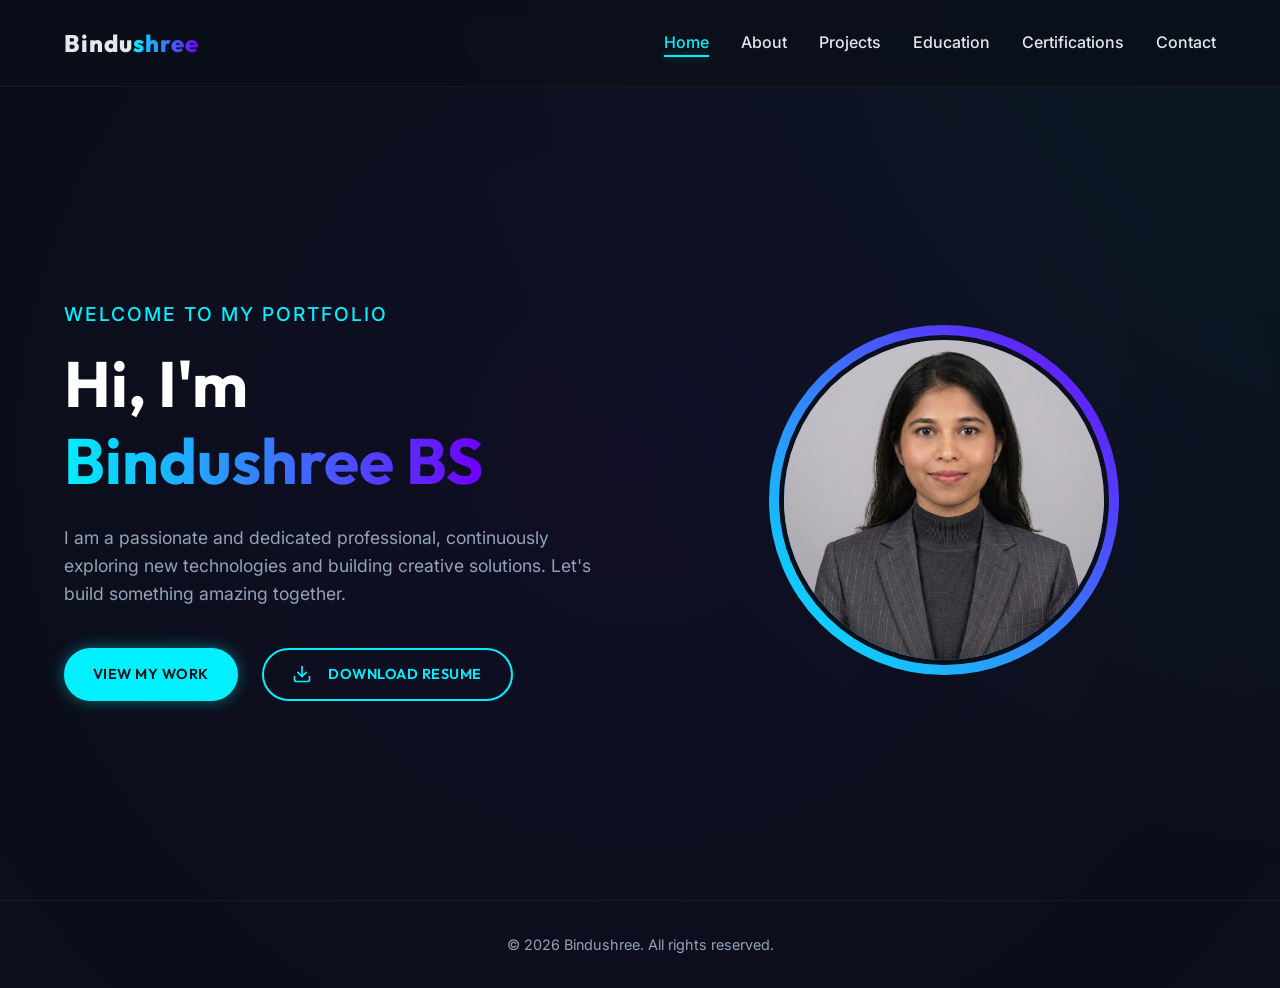
<file: index.html>
<!DOCTYPE html>
<html lang="en">

<head>
    <meta charset="UTF-8">
    <meta name="viewport" content="width=device-width, initial-scale=1.0">
    <title>Bindushree| Professional Portfolio</title>
    <meta name="description" content="Professional portfolio of Bindushree">
    <link rel="stylesheet" href="css/style.css">
</head>

<body>

    <header>
        <div class="logo">Bindu<span class="text-gradient">shree</span></div>
        <ul class="nav-links">
            <li><a href="index.html">Home</a></li>
            <li><a href="about.html">About</a></li>
            <li><a href="projects.html">Projects</a></li>
            <li><a href="education.html">Education</a></li>
            <li><a href="certification.html">Certifications</a></li>
            <li><a href="contact.html">Contact</a></li>
        </ul>
        <div class="hamburger">
            <div class="line1"></div>
            <div class="line2"></div>
            <div class="line3"></div>
        </div>
    </header>

    <main>
        <section class="container hero">
            <div class="hero-content fade-in">
                <span class="hero-subtitle">Welcome to my portfolio</span>
                <h1 class="hero-title">Hi, I'm <br><span class="text-gradient">Bindushree BS</span></h1>
                <p class="hero-desc">I am a passionate and dedicated professional, continuously exploring new
                    technologies and building creative solutions. Let's build something amazing together.</p>

                <div class="hero-cta">
                    <a href="projects.html" class="btn btn-primary">View My Work</a>
                    <a href="assets/resume.pdf" target="_blank" download class="btn btn-secondary">
                        <svg width="20" height="20" viewBox="0 0 24 24" fill="none" stroke="currentColor"
                            stroke-width="2" stroke-linecap="round" stroke-linejoin="round" style="margin-right:8px;">
                            <path d="M21 15v4a2 2 0 0 1-2 2H5a2 2 0 0 1-2-2v-4"></path>
                            <polyline points="7 10 12 15 17 10"></polyline>
                            <line x1="12" y1="15" x2="12" y2="3"></line>
                        </svg>
                        Download Resume
                    </a>
                </div>
            </div>

            <div class="hero-img-box fade-in">
                <div class="hero-img-wrapper">
                    <img src="assets/profile.jpeg" alt="Bindushree Photo">
                </div>
            </div>
        </section>
    </main>

    <footer>
        <p>&copy; 2026 Bindushree. All rights reserved.</p>
    </footer>

    <script src="js/main.js"></script>
</body>

</html>
</file>
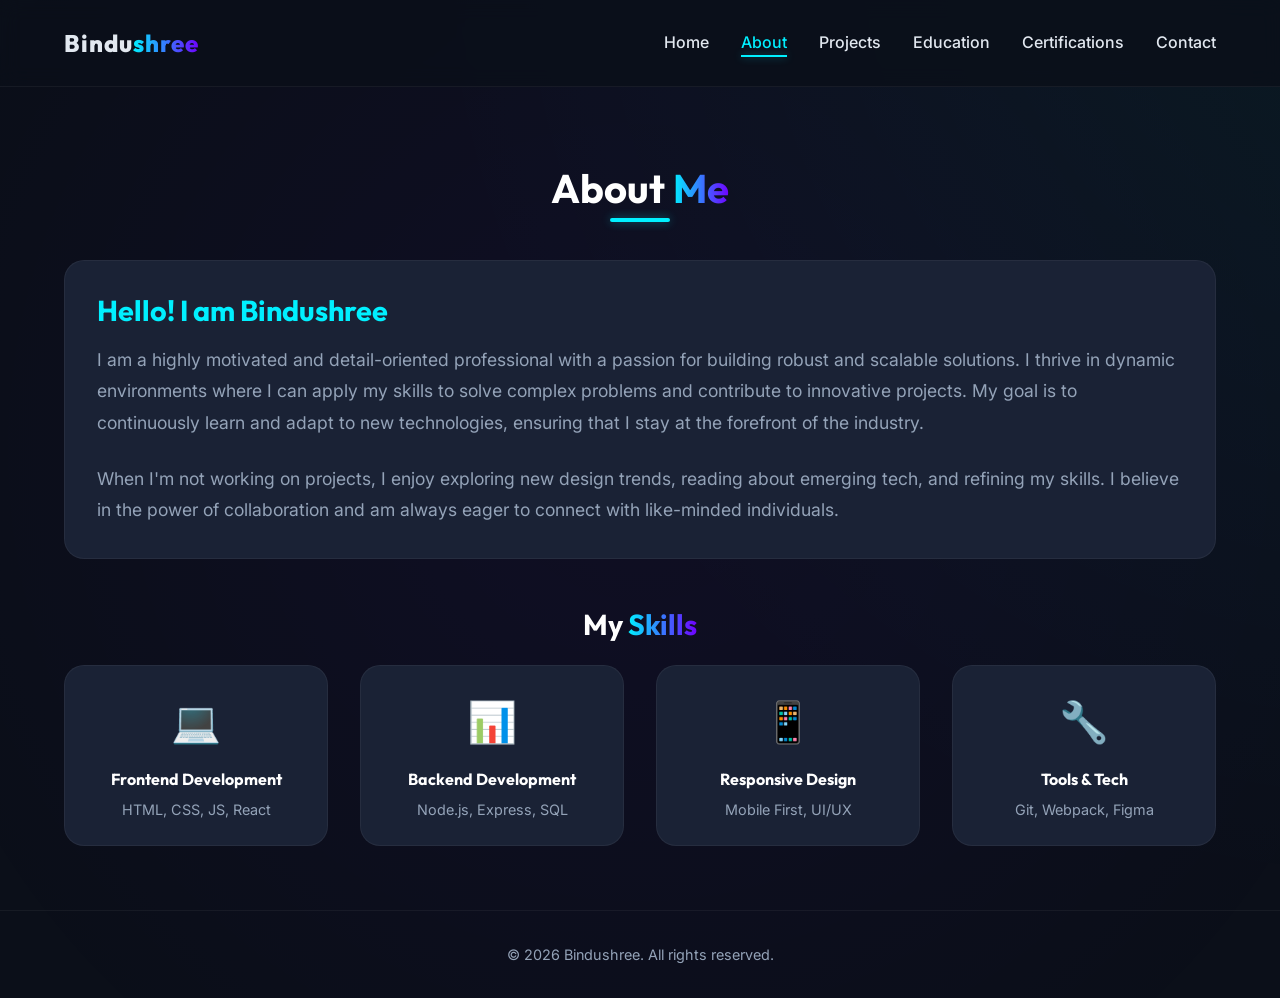
<file: about.html>
<!DOCTYPE html>
<html lang="en">
<head>
    <meta charset="UTF-8">
    <meta name="viewport" content="width=device-width, initial-scale=1.0">
    <title>About | Bindushree Portfolio</title>
    <link rel="stylesheet" href="css/style.css">
</head>
<body>

    <header>
        <div class="logo">Bindu<span class="text-gradient">shree</span></div>
        <ul class="nav-links">
            <li><a href="index.html">Home</a></li>
            <li><a href="about.html">About</a></li>
            <li><a href="projects.html">Projects</a></li>
            <li><a href="education.html">Education</a></li>
            <li><a href="certification.html">Certifications</a></li>
            <li><a href="contact.html">Contact</a></li>
        </ul>
        <div class="hamburger">
            <div class="line1"></div>
            <div class="line2"></div>
            <div class="line3"></div>
        </div>
    </header>

    <main>
        <section class="container fade-in">
            <h2 class="section-title">About <span class="text-gradient">Me</span></h2>
            
            <div class="card" style="margin-bottom: 3rem;">
                <h3 style="font-size: 1.8rem; margin-bottom: 1rem; color: var(--primary-color);">Hello! I am Bindushree</h3>
                <p style="font-size: 1.1rem; color: var(--text-muted); margin-bottom: 1.5rem; line-height: 1.8;">
                    I am a highly motivated and detail-oriented professional with a passion for building robust and scalable solutions. I thrive in dynamic environments where I can apply my skills to solve complex problems and contribute to innovative projects. My goal is to continuously learn and adapt to new technologies, ensuring that I stay at the forefront of the industry.
                </p>
                <p style="font-size: 1.1rem; color: var(--text-muted); line-height: 1.8;">
                    When I'm not working on projects, I enjoy exploring new design trends, reading about emerging tech, and refining my skills. I believe in the power of collaboration and am always eager to connect with like-minded individuals.
                </p>
            </div>

            <h3 style="font-size: 1.8rem; margin-bottom: 1.5rem; text-align: center;">My <span class="text-gradient">Skills</span></h3>
            <div class="grid" style="grid-template-columns: repeat(auto-fit, minmax(200px, 1fr));">
                <!-- Skill cards -->
                <div class="card" style="text-align: center; padding: 1.5rem;">
                    <div style="font-size: 2.5rem; color: var(--primary-color); margin-bottom: 1rem;">&#128187;</div>
                    <h4>Frontend Development</h4>
                    <p style="color: var(--text-muted); font-size: 0.9rem; margin-top: 0.5rem;">HTML, CSS, JS, React</p>
                </div>
                <div class="card" style="text-align: center; padding: 1.5rem;">
                    <div style="font-size: 2.5rem; color: var(--primary-color); margin-bottom: 1rem;">&#128202;</div>
                    <h4>Backend Development</h4>
                    <p style="color: var(--text-muted); font-size: 0.9rem; margin-top: 0.5rem;">Node.js, Express, SQL</p>
                </div>
                <div class="card" style="text-align: center; padding: 1.5rem;">
                    <div style="font-size: 2.5rem; color: var(--primary-color); margin-bottom: 1rem;">&#128241;</div>
                    <h4>Responsive Design</h4>
                    <p style="color: var(--text-muted); font-size: 0.9rem; margin-top: 0.5rem;">Mobile First, UI/UX</p>
                </div>
                <div class="card" style="text-align: center; padding: 1.5rem;">
                    <div style="font-size: 2.5rem; color: var(--primary-color); margin-bottom: 1rem;">&#128295;</div>
                    <h4>Tools & Tech</h4>
                    <p style="color: var(--text-muted); font-size: 0.9rem; margin-top: 0.5rem;">Git, Webpack, Figma</p>
                </div>
            </div>
        </section>
    </main>

    <footer>
        <p>&copy; 2026 Bindushree. All rights reserved.</p>
    </footer>

    <script src="js/main.js"></script>
</body>
</html>
</file>
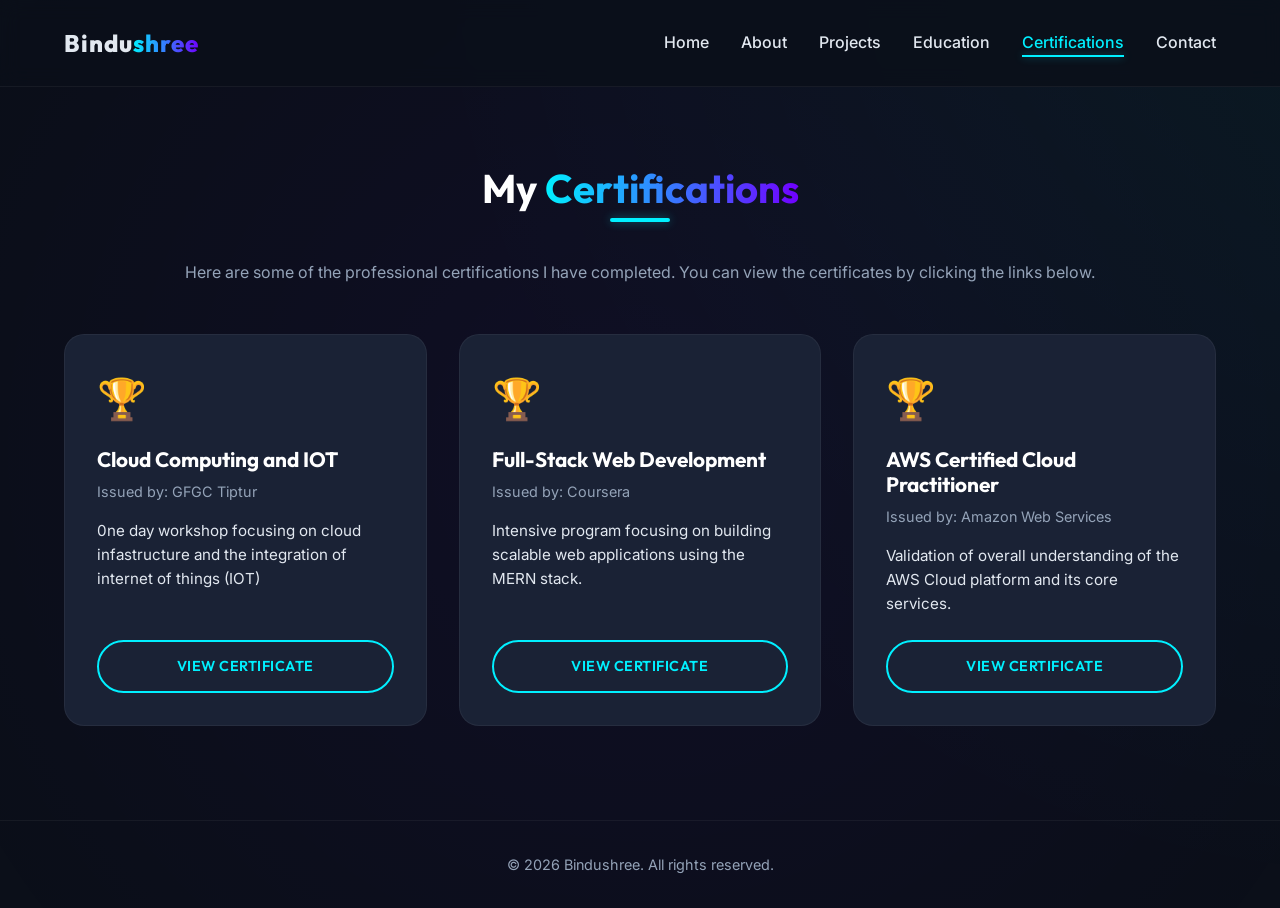
<file: certification.html>
<!DOCTYPE html>
<html lang="en">

<head>
    <meta charset="UTF-8">
    <meta name="viewport" content="width=device-width, initial-scale=1.0">
    <title>Certifications | Bindushree Portfolio</title>
    <link rel="stylesheet" href="css/style.css">
</head>

<body>

    <header>
        <div class="logo">Bindu<span class="text-gradient">shree</span></div>
        <ul class="nav-links">
            <li><a href="index.html">Home</a></li>
            <li><a href="about.html">About</a></li>
            <li><a href="projects.html">Projects</a></li>
            <li><a href="education.html">Education</a></li>
            <li><a href="certification.html">Certifications</a></li>
            <li><a href="contact.html">Contact</a></li>
        </ul>
        <div class="hamburger">
            <div class="line1"></div>
            <div class="line2"></div>
            <div class="line3"></div>
        </div>
    </header>

    <main>
        <section class="container fade-in">
            <h2 class="section-title">My <span class="text-gradient">Certifications</span></h2>

            <p style="text-align: center; color: var(--text-muted); margin-bottom: 3rem;">Here are some of the
                professional certifications I have completed. You can view the certificates by clicking the links below.
            </p>

            <div class="grid">
                <!-- Certification 1 -->
                <div class="card" style="display: flex; flex-direction: column; justify-content: space-between;">
                    <div>
                        <div style="font-size: 2.5rem; color: var(--primary-color); margin-bottom: 1rem;">&#127942;
                        </div>
                        <h3 style="font-size: 1.3rem; margin-bottom: 0.5rem;">Cloud Computing and IOT</h3>
                        <p style="color: var(--text-muted); font-size: 0.9rem; margin-bottom: 1rem;">Issued by: GFGC
                            Tiptur</p>
                        <p style="font-size: 0.95rem; margin-bottom: 1.5rem;">0ne day workshop focusing on cloud
                            infastructure and the integration of internet of things (IOT)</p>
                    </div>
                    <!-- Placeholder link: Update the href when you add the certificate file -->
                    <a href="#" target="_blank" class="btn btn-secondary"
                        style="text-align: center; justify-content: center; width: 100%;">View Certificate</a>
                </div>

                <!-- Certification 2 -->
                <div class="card" style="display: flex; flex-direction: column; justify-content: space-between;">
                    <div>
                        <div style="font-size: 2.5rem; color: var(--primary-color); margin-bottom: 1rem;">&#127942;
                        </div>
                        <h3 style="font-size: 1.3rem; margin-bottom: 0.5rem;">Full-Stack Web Development</h3>
                        <p style="color: var(--text-muted); font-size: 0.9rem; margin-bottom: 1rem;">Issued by: Coursera
                        </p>
                        <p style="font-size: 0.95rem; margin-bottom: 1.5rem;">Intensive program focusing on building
                            scalable web applications using the MERN stack.</p>
                    </div>
                    <!-- Placeholder link: Update the href when you add the certificate file -->
                    <a href="#" target="_blank" class="btn btn-secondary"
                        style="text-align: center; justify-content: center; width: 100%;">View Certificate</a>
                </div>

                <!-- Certification 3 -->
                <div class="card" style="display: flex; flex-direction: column; justify-content: space-between;">
                    <div>
                        <div style="font-size: 2.5rem; color: var(--primary-color); margin-bottom: 1rem;">&#127942;
                        </div>
                        <h3 style="font-size: 1.3rem; margin-bottom: 0.5rem;">AWS Certified Cloud Practitioner</h3>
                        <p style="color: var(--text-muted); font-size: 0.9rem; margin-bottom: 1rem;">Issued by: Amazon
                            Web Services</p>
                        <p style="font-size: 0.95rem; margin-bottom: 1.5rem;">Validation of overall understanding of the
                            AWS Cloud platform and its core services.</p>
                    </div>
                    <!-- Placeholder link: Update the href when you add the certificate file -->
                    <a href="#" target="_blank" class="btn btn-secondary"
                        style="text-align: center; justify-content: center; width: 100%;">View Certificate</a>
                </div>
            </div>
        </section>
    </main>

    <footer>
        <p>&copy; 2026 Bindushree. All rights reserved.</p>
    </footer>

    <script src="js/main.js"></script>
</body>

</html>
</file>
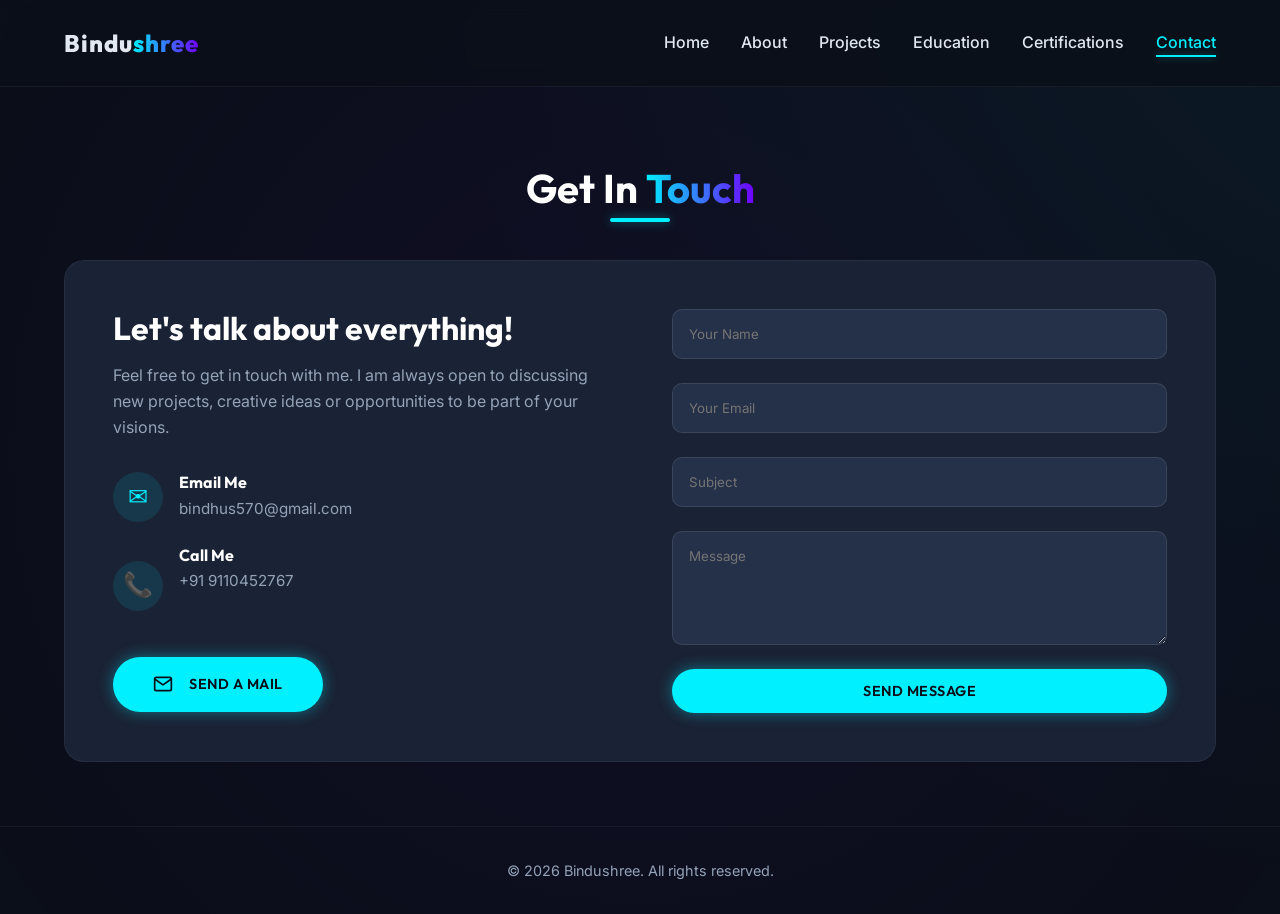
<file: contact.html>
<!DOCTYPE html>
<html lang="en">

<head>
    <meta charset="UTF-8">
    <meta name="viewport" content="width=device-width, initial-scale=1.0">
    <title>Contact | Bindushree Portfolio</title>
    <link rel="stylesheet" href="css/style.css">
</head>

<body>

    <header>
        <div class="logo">Bindu<span class="text-gradient">shree</span></div>
        <ul class="nav-links">
            <li><a href="index.html">Home</a></li>
            <li><a href="about.html">About</a></li>
            <li><a href="projects.html">Projects</a></li>
            <li><a href="education.html">Education</a></li>
            <li><a href="certification.html">Certifications</a></li>
            <li><a href="contact.html">Contact</a></li>
        </ul>
        <div class="hamburger">
            <div class="line1"></div>
            <div class="line2"></div>
            <div class="line3"></div>
        </div>
    </header>

    <main>
        <section class="container fade-in">
            <h2 class="section-title">Get In <span class="text-gradient">Touch</span></h2>

            <div class="contact-wrapper">
                <div class="contact-info">
                    <h3>Let's talk about everything!</h3>
                    <p>Feel free to get in touch with me. I am always open to discussing new projects, creative ideas or
                        opportunities to be part of your visions.</p>

                    <div class="contact-item">
                        <div class="contact-icon">&#9993;</div>
                        <div>
                            <h4 style="margin-bottom: 0.2rem;">Email Me</h4>
                            <a href="mailto:hello@example.com"
                                style="color: var(--text-muted); font-size: 0.95rem;">bindhus570@gmail.com</a>
                        </div>
                    </div>

                    <div class="contact-item">
                        <div class="contact-icon">&#128222;</div>
                        <div>
                            <h4 style="margin-bottom: 0.2rem;">Call Me</h4>
                            <p style="color: var(--text-muted); font-size: 0.95rem;">+91 9110452767</p>
                        </div>
                    </div>

                    <div style="margin-top: 2rem;">
                        <a href="mailto:hello@example.com" class="btn btn-primary" style="padding: 1rem 2.5rem;">
                            <svg width="20" height="20" viewBox="0 0 24 24" fill="none" stroke="currentColor"
                                stroke-width="2" stroke-linecap="round" stroke-linejoin="round"
                                style="margin-right:8px;">
                                <path d="M4 4h16c1.1 0 2 .9 2 2v12c0 1.1-.9 2-2 2H4c-1.1 0-2-.9-2-2V6c0-1.1.9-2 2-2z">
                                </path>
                                <polyline points="22,6 12,13 2,6"></polyline>
                            </svg>
                            Send a Mail
                        </a>
                    </div>
                </div>

                <div class="contact-form" style="flex: 1;">
                    <form
                        onsubmit="event.preventDefault(); alert('Message sent functionality will be implemented later!');"
                        style="display: flex; flex-direction: column; gap: 1.5rem;">
                        <input type="text" placeholder="Your Name" required
                            style="padding: 1rem; border-radius: 10px; border: 1px solid rgba(255,255,255,0.1); background: var(--surface-light); color: var(--text-main); font-family: var(--font-body); outline: none;">
                        <input type="email" placeholder="Your Email" required
                            style="padding: 1rem; border-radius: 10px; border: 1px solid rgba(255,255,255,0.1); background: var(--surface-light); color: var(--text-main); font-family: var(--font-body); outline: none;">
                        <input type="text" placeholder="Subject" required
                            style="padding: 1rem; border-radius: 10px; border: 1px solid rgba(255,255,255,0.1); background: var(--surface-light); color: var(--text-main); font-family: var(--font-body); outline: none;">
                        <textarea placeholder="Message" rows="5" required
                            style="padding: 1rem; border-radius: 10px; border: 1px solid rgba(255,255,255,0.1); background: var(--surface-light); color: var(--text-main); font-family: var(--font-body); outline: none; resize: vertical;"></textarea>
                        <button type="submit" class="btn btn-primary" style="width: 100%; justify-content: center;">Send
                            Message</button>
                    </form>
                </div>
            </div>
        </section>
    </main>

    <footer>
        <p>&copy; 2026 Bindushree. All rights reserved.</p>
    </footer>

    <script src="js/main.js"></script>
</body>

</html>
</file>
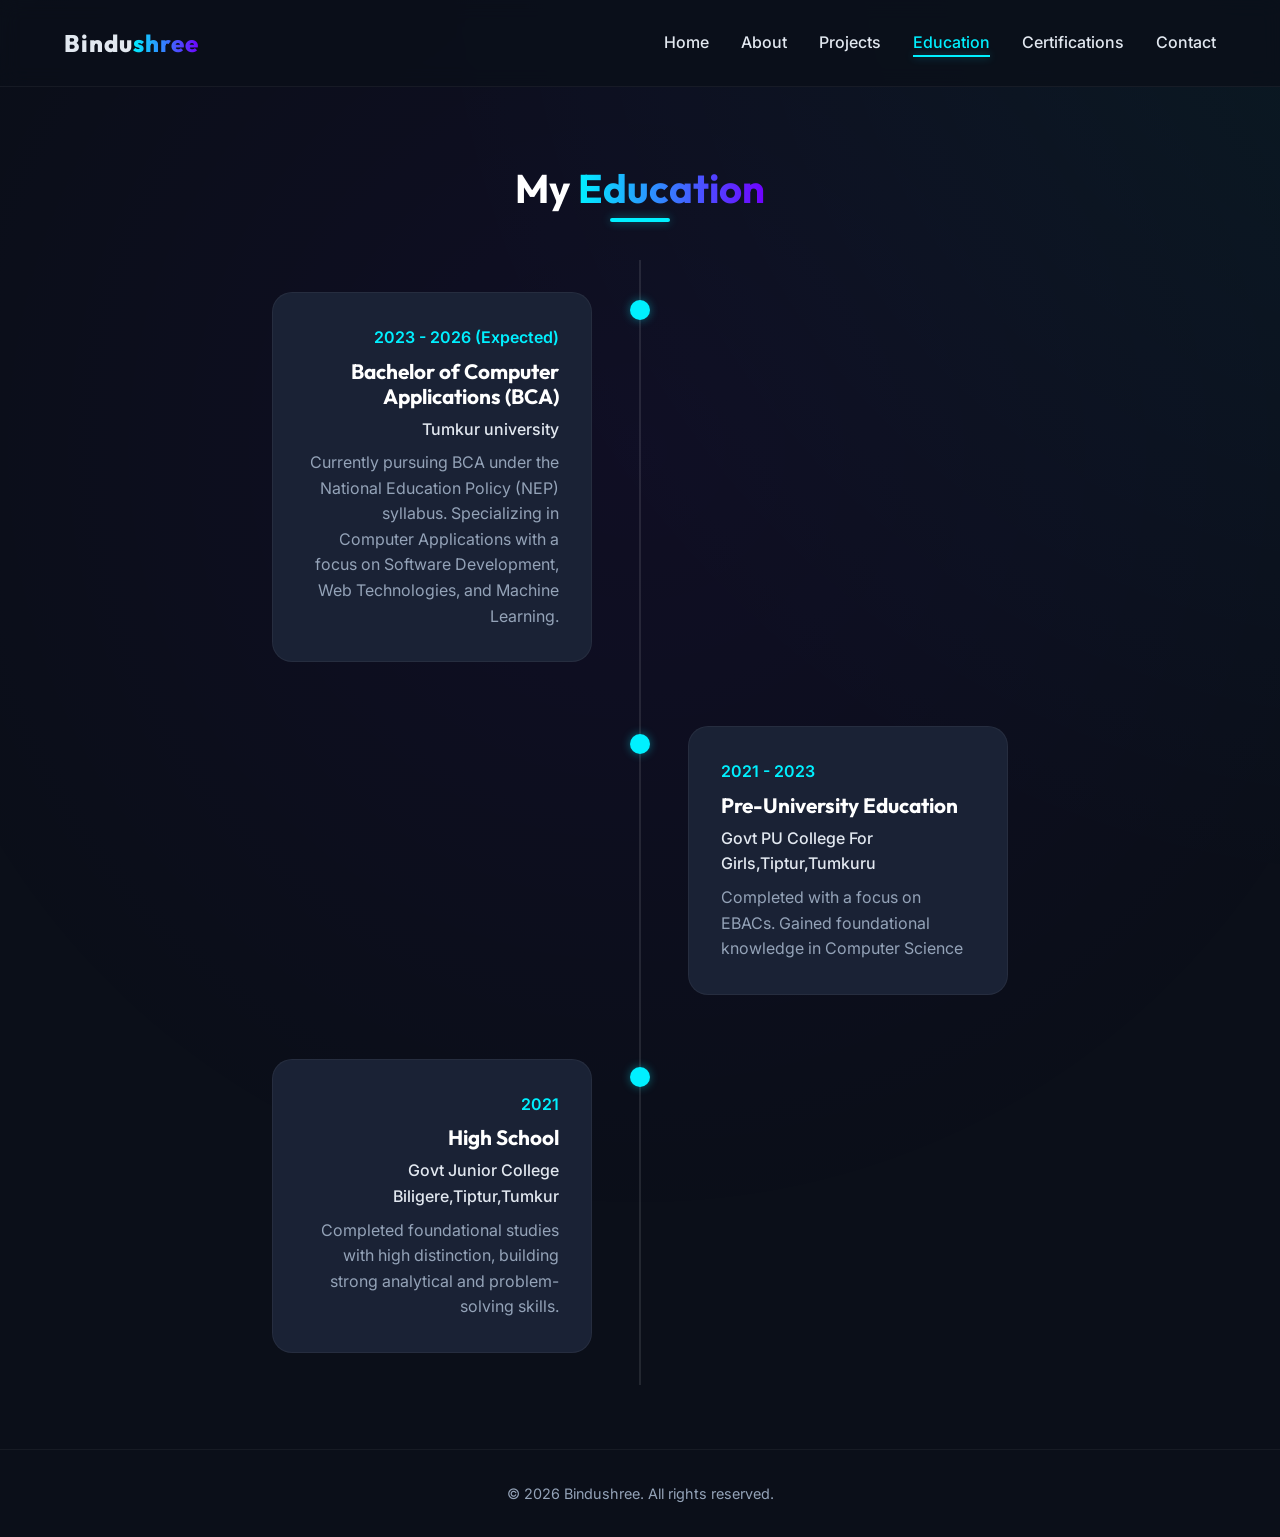
<file: education.html>
<!DOCTYPE html>
<html lang="en">

<head>
    <meta charset="UTF-8">
    <meta name="viewport" content="width=device-width, initial-scale=1.0">
    <title>Education | Bindushree Portfolio</title>
    <link rel="stylesheet" href="css/style.css">
</head>

<body>

    <header>
        <div class="logo">Bindu<span class="text-gradient">shree</span></div>
        <ul class="nav-links">
            <li><a href="index.html">Home</a></li>
            <li><a href="about.html">About</a></li>
            <li><a href="projects.html">Projects</a></li>
            <li><a href="education.html">Education</a></li>
            <li><a href="certification.html">Certifications</a></li>
            <li><a href="contact.html">Contact</a></li>
        </ul>
        <div class="hamburger">
            <div class="line1"></div>
            <div class="line2"></div>
            <div class="line3"></div>
        </div>
    </header>

    <main>
        <section class="container fade-in">
            <h2 class="section-title">My <span class="text-gradient">Education</span></h2>

            <div class="timeline">
                <!-- Education Item 1 -->
                <div class="timeline-item">
                    <div class="timeline-dot"></div>
                    <div class="timeline-content card">
                        <span class="timeline-date">2023 - 2026 (Expected)</span>
                        <h3>Bachelor of Computer Applications (BCA)</h3>
                        <p style="font-weight: 500; color: var(--text-main); margin-bottom: 0.5rem;">Tumkur university
                        </p>
                        <p>Currently pursuing BCA under the National Education Policy (NEP) syllabus.
                            Specializing in Computer Applications with a focus on Software Development,
                            Web Technologies, and Machine Learning.</p>
                    </div>
                </div>

                <!-- Education Item 2 -->
                <div class="timeline-item">
                    <div class="timeline-dot"></div>
                    <div class="timeline-content card">
                        <span class="timeline-date">2021 - 2023</span>
                        <h3>Pre-University Education</h3>
                        <p style="font-weight: 500; color: var(--text-main); margin-bottom: 0.5rem;">Govt PU College For
                            Girls,Tiptur,Tumkuru</p>
                        <p>Completed with a focus on EBACs. Gained foundational knowledge in Computer Science</p>
                    </div>
                </div>

                <!-- Education Item 3 -->
                <div class="timeline-item">
                    <div class="timeline-dot"></div>
                    <div class="timeline-content card">
                        <span class="timeline-date">2021</span>
                        <h3>High School</h3>
                        <p style="font-weight: 500; color: var(--text-main); margin-bottom: 0.5rem;">Govt Junior College
                            Biligere,Tiptur,Tumkur</p>
                        <p>Completed foundational studies with high distinction, building strong analytical and
                            problem-solving skills.</p>
                    </div>
                </div>
            </div>
        </section>
    </main>

    <footer>
        <p>&copy; 2026 Bindushree. All rights reserved.</p>
    </footer>

    <script src="js/main.js"></script>
</body>

</html>
</file>
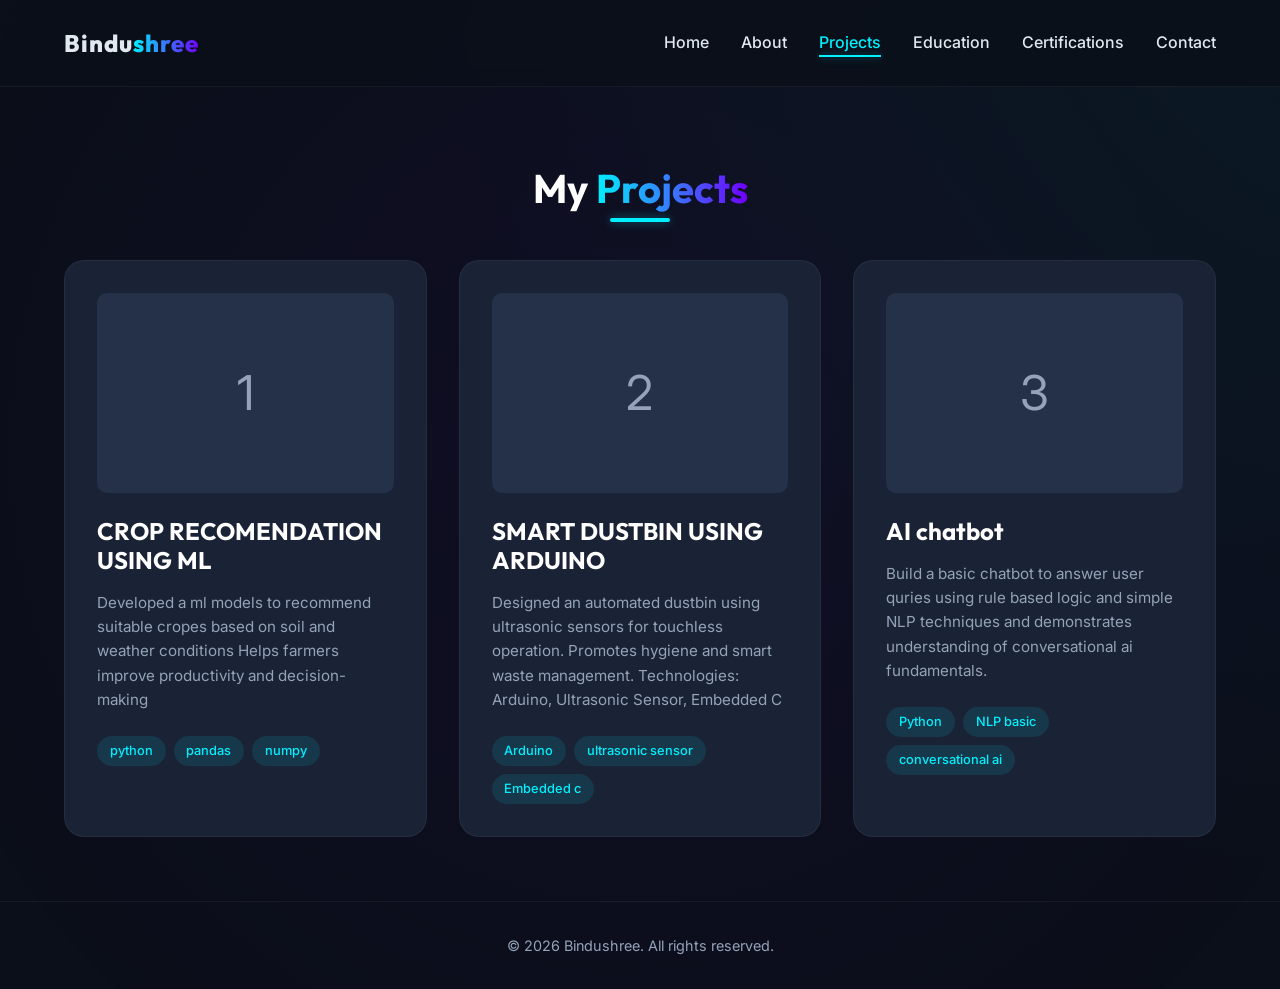
<file: projects.html>
<!DOCTYPE html>
<html lang="en">

<head>
    <meta charset="UTF-8">
    <meta name="viewport" content="width=device-width, initial-scale=1.0">
    <title>Projects | Bindushree BS Portfolio</title>
    <link rel="stylesheet" href="css/style.css">
</head>

<body>

    <header>
        <div class="logo">Bindu<span class="text-gradient">shree</span></div>
        <ul class="nav-links">
            <li><a href="index.html">Home</a></li>
            <li><a href="about.html">About</a></li>
            <li><a href="projects.html">Projects</a></li>
            <li><a href="education.html">Education</a></li>
            <li><a href="certification.html">Certifications</a></li>
            <li><a href="contact.html">Contact</a></li>
        </ul>
        <div class="hamburger">
            <div class="line1"></div>
            <div class="line2"></div>
            <div class="line3"></div>
        </div>
    </header>

    <main>
        <section class="container fade-in">
            <h2 class="section-title">My <span class="text-gradient">Projects</span></h2>

            <div class="grid">
                <!-- Project 1 -->
                <div class="card project-card">
                    <div class="project-img">
                        <!-- Placeholder for Project Image -->
                        <span>1</span>
                    </div>
                    <h3 class="project-title">CROP RECOMENDATION USING ML</h3>
                    <p class="project-desc">Developed a ml models to recommend suitable cropes based on soil and weather
                        conditions Helps farmers improve productivity and decision-making</p>
                    <div class="project-tech">
                        <span class="tech-tag">python</span>
                        <span class="tech-tag">pandas</span>
                        <span class="tech-tag">numpy</span>
                    </div>
                </div>

                <!-- Project 2 -->
                <div class="card project-card">
                    <div class="project-img">
                        <!-- Placeholder for Project Image -->
                        <span>2</span>
                    </div>
                    <h3 class="project-title">SMART DUSTBIN USING ARDUINO</h3>
                    <p class="project-desc">Designed an automated dustbin using ultrasonic sensors for touchless
                        operation.
                        Promotes hygiene and smart waste management.
                        Technologies: Arduino, Ultrasonic Sensor, Embedded C</p>
                    <div class="project-tech">
                        <span class="tech-tag">Arduino</span>
                        <span class="tech-tag">ultrasonic sensor</span>
                        <span class="tech-tag">Embedded c</span>
                    </div>
                </div>

                <!-- Project 3 -->
                <div class="card project-card">
                    <div class="project-img">
                        <!-- Placeholder for Project Image -->
                        <span>3</span>
                    </div>
                    <h3 class="project-title">AI chatbot</h3>
                    <p class="project-desc">Build a basic chatbot to answer user quries using rule based logic and
                        simple NLP techniques and demonstrates understanding of conversational ai fundamentals.</p>
                    <div class="project-tech">
                        <span class="tech-tag">Python</span>
                        <span class="tech-tag">NLP basic</span>
                        <span class="tech-tag">conversational ai</span>
                    </div>
                </div>
            </div>
        </section>
    </main>

    <footer>
        <p>&copy; 2026 Bindushree. All rights reserved.</p>
    </footer>

    <script src="js/main.js"></script>
</body>

</html>
</file>
<file: css/style.css>
@import url('https://fonts.googleapis.com/css2?family=Inter:wght@300;400;500;600&family=Outfit:wght@400;600;700;800&display=swap');

:root {
  /* Premium Dark Theme Palette */
  --bg-color: #0B0F19;
  --surface-color: #1A2235;
  --surface-light: #253049;
  --primary-color: #00F0FF;
  --primary-glow: rgba(0, 240, 255, 0.4);
  --secondary-color: #7000FF;
  --text-main: #E2E8F0;
  --text-muted: #94A3B8;
  
  --font-heading: 'Outfit', sans-serif;
  --font-body: 'Inter', sans-serif;
  
  --transition: all 0.3s cubic-bezier(0.25, 0.8, 0.25, 1);
}

* {
  margin: 0;
  padding: 0;
  box-sizing: border-box;
}

body {
  background-color: var(--bg-color);
  color: var(--text-main);
  font-family: var(--font-body);
  line-height: 1.6;
  overflow-x: hidden;
  position: relative;
}

body::before {
  content: '';
  position: fixed;
  top: -50%;
  left: -50%;
  width: 200%;
  height: 200%;
  background: radial-gradient(circle at center, rgba(112, 0, 255, 0.05) 0%, transparent 50%),
              radial-gradient(circle at 80% 20%, rgba(0, 240, 255, 0.05) 0%, transparent 40%);
  z-index: -1;
  pointer-events: none;
}

h1, h2, h3, h4, h5, h6 {
  font-family: var(--font-heading);
  font-weight: 700;
  color: #fff;
  line-height: 1.2;
}

a {
  text-decoration: none;
  color: var(--text-main);
  transition: var(--transition);
}

ul {
  list-style: none;
}

/* Typography Utility */
.text-gradient {
  background: linear-gradient(90deg, var(--primary-color), var(--secondary-color));
  -webkit-background-clip: text;
  -webkit-text-fill-color: transparent;
  background-clip: text;
  display: inline-block;
}

.section-title {
  text-align: center;
  font-size: 2.5rem;
  margin-bottom: 3rem;
  position: relative;
}

.section-title::after {
  content: '';
  position: absolute;
  bottom: -10px;
  left: 50%;
  transform: translateX(-50%);
  width: 60px;
  height: 4px;
  background: var(--primary-color);
  border-radius: 2px;
  box-shadow: 0 0 10px var(--primary-glow);
}

/* Navbar */
header {
  position: fixed;
  top: 0;
  width: 100%;
  padding: 1.5rem 5%;
  display: flex;
  justify-content: space-between;
  align-items: center;
  z-index: 1000;
  transition: var(--transition);
  backdrop-filter: blur(10px);
  background: rgba(11, 15, 25, 0.8);
  border-bottom: 1px solid rgba(255, 255, 255, 0.05);
}

header.scrolled {
  padding: 1rem 5%;
  box-shadow: 0 5px 20px rgba(0, 0, 0, 0.5);
}

.logo {
  font-family: var(--font-heading);
  font-size: 1.5rem;
  font-weight: 800;
  letter-spacing: 1px;
}

.nav-links {
  display: flex;
  gap: 2rem;
}

.nav-links li a {
  font-weight: 500;
  font-size: 1rem;
  position: relative;
}

.nav-links li a::before {
  content: '';
  position: absolute;
  bottom: -5px;
  left: 0;
  width: 0;
  height: 2px;
  background: var(--primary-color);
  transition: var(--transition);
  box-shadow: 0 0 8px var(--primary-glow);
}

.nav-links li a:hover::before,
.nav-links li a.active::before {
  width: 100%;
}

.nav-links li a:hover,
.nav-links li a.active {
  color: var(--primary-color);
}

.hamburger {
  display: none;
  cursor: pointer;
}

.hamburger div {
  width: 25px;
  height: 3px;
  background: var(--text-main);
  margin: 5px;
  transition: var(--transition);
}

/* Buttons */
.btn {
  display: inline-flex;
  align-items: center;
  gap: 0.5rem;
  padding: 0.8rem 1.8rem;
  border-radius: 30px;
  font-weight: 600;
  font-family: var(--font-heading);
  letter-spacing: 0.5px;
  cursor: pointer;
  transition: var(--transition);
  border: none;
  outline: none;
  text-transform: uppercase;
  font-size: 0.9rem;
}

.btn-primary {
  background: var(--primary-color);
  color: var(--bg-color);
  box-shadow: 0 0 15px var(--primary-glow);
}

.btn-primary:hover {
  transform: translateY(-3px);
  box-shadow: 0 0 25px var(--primary-glow);
  color: var(--bg-color);
}

.btn-secondary {
  background: transparent;
  color: var(--primary-color);
  border: 2px solid var(--primary-color);
}

.btn-secondary:hover {
  background: rgba(0, 240, 255, 0.1);
  transform: translateY(-3px);
  box-shadow: 0 0 15px var(--primary-glow);
}

/* Layout */
main {
  min-height: calc(100vh - 80px);
  padding-top: 100px; /* Space for navbar */
}

.container {
  width: 90%;
  max-width: 1200px;
  margin: 0 auto;
  padding: 4rem 0;
}

/* Hero Section */
.hero {
  display: flex;
  align-items: center;
  justify-content: space-between;
  min-height: calc(100vh - 100px);
  gap: 4rem;
}

.hero-content {
  flex: 1;
}

.hero-subtitle {
  font-size: 1.2rem;
  color: var(--primary-color);
  font-weight: 500;
  margin-bottom: 1rem;
  display: block;
  letter-spacing: 2px;
  text-transform: uppercase;
}

.hero-title {
  font-size: 4rem;
  margin-bottom: 1.5rem;
}

.hero-desc {
  font-size: 1.1rem;
  color: var(--text-muted);
  margin-bottom: 2.5rem;
  max-width: 600px;
}

.hero-cta {
  display: flex;
  gap: 1.5rem;
}

.hero-img-box {
  flex: 1;
  display: flex;
  justify-content: center;
  position: relative;
}

.hero-img-wrapper {
  position: relative;
  width: 350px;
  height: 350px;
  border-radius: 50%;
  padding: 10px;
  background: linear-gradient(45deg, var(--primary-color), var(--secondary-color));
  animation: pulse-border 3s infinite alternate;
}

.hero-img-wrapper img {
  width: 100%;
  height: 100%;
  object-fit: cover;
  border-radius: 50%;
  border: 5px solid var(--bg-color);
}

@keyframes pulse-border {
  0% { box-shadow: 0 0 20px var(--primary-glow); }
  100% { box-shadow: 0 0 40px var(--primary-glow), 0 0 20px rgba(112, 0, 255, 0.4); }
}

/* Cards Base */
.card {
  background: var(--surface-color);
  border-radius: 20px;
  padding: 2rem;
  border: 1px solid rgba(255, 255, 255, 0.05);
  transition: var(--transition);
  position: relative;
  overflow: hidden;
}

.card:hover {
  transform: translateY(-10px);
  border-color: rgba(0, 240, 255, 0.3);
  box-shadow: 0 10px 30px rgba(0, 0, 0, 0.5);
}

/* Grid Layouts */
.grid {
  display: grid;
  grid-template-columns: repeat(auto-fit, minmax(300px, 1fr));
  gap: 2rem;
}

/* Projects */
.project-card .project-img {
  width: 100%;
  height: 200px;
  border-radius: 10px;
  background: var(--surface-light);
  margin-bottom: 1.5rem;
  display: flex;
  align-items: center;
  justify-content: center;
  color: var(--text-muted);
  font-size: 3rem;
  overflow: hidden;
}

.project-card .project-img img {
  width: 100%;
  height: 100%;
  object-fit: cover;
  transition: var(--transition);
}

.project-card:hover .project-img img {
  transform: scale(1.05);
}

.project-title {
  font-size: 1.5rem;
  margin-bottom: 1rem;
}

.project-desc {
  color: var(--text-muted);
  margin-bottom: 1.5rem;
  font-size: 0.95rem;
}

.project-tech {
  display: flex;
  flex-wrap: wrap;
  gap: 0.5rem;
}

.tech-tag {
  background: rgba(0, 240, 255, 0.1);
  color: var(--primary-color);
  padding: 0.3rem 0.8rem;
  border-radius: 20px;
  font-size: 0.8rem;
  font-weight: 500;
}

/* Education Timeline */
.timeline {
  position: relative;
  max-width: 800px;
  margin: 0 auto;
}

.timeline::before {
  content: '';
  position: absolute;
  top: 0;
  bottom: 0;
  left: 50%;
  width: 2px;
  background: rgba(255, 255, 255, 0.1);
  transform: translateX(-50%);
}

.timeline-item {
  position: relative;
  width: 50%;
  padding: 2rem;
}

.timeline-item:nth-child(odd) {
  left: 0;
  text-align: right;
  padding-right: 3rem;
}

.timeline-item:nth-child(even) {
  left: 50%;
  padding-left: 3rem;
}

.timeline-dot {
  position: absolute;
  top: 2.5rem;
  width: 20px;
  height: 20px;
  background: var(--primary-color);
  border-radius: 50%;
  box-shadow: 0 0 10px var(--primary-glow);
}

.timeline-item:nth-child(odd) .timeline-dot { right: -10px; }
.timeline-item:nth-child(even) .timeline-dot { left: -10px; }

.timeline-date {
  color: var(--primary-color);
  font-weight: 600;
  margin-bottom: 0.5rem;
  display: inline-block;
}

.timeline-content h3 {
  font-size: 1.3rem;
  margin-bottom: 0.5rem;
}

.timeline-content p {
  color: var(--text-muted);
}

/* Contact */
.contact-wrapper {
  display: flex;
  gap: 4rem;
  background: var(--surface-color);
  border-radius: 20px;
  padding: 3rem;
  border: 1px solid rgba(255, 255, 255, 0.05);
}

.contact-info {
  flex: 1;
}

.contact-info h3 {
  font-size: 2rem;
  margin-bottom: 1rem;
}

.contact-info p {
  color: var(--text-muted);
  margin-bottom: 2rem;
}

.contact-item {
  display: flex;
  align-items: center;
  gap: 1rem;
  margin-bottom: 1.5rem;
}

.contact-icon {
  width: 50px;
  height: 50px;
  background: rgba(0, 240, 255, 0.1);
  border-radius: 50%;
  display: flex;
  align-items: center;
  justify-content: center;
  color: var(--primary-color);
  font-size: 1.5rem;
}

/* Footer */
footer {
  text-align: center;
  padding: 2rem;
  border-top: 1px solid rgba(255, 255, 255, 0.05);
  color: var(--text-muted);
  font-size: 0.9rem;
}

/* Animations */
.fade-in {
  opacity: 0;
  transform: translateY(30px);
  transition: opacity 0.8s ease, transform 0.8s ease;
}

.fade-in.visible {
  opacity: 1;
  transform: translateY(0);
}

/* Responsive */
@media (max-width: 900px) {
  .hero {
    flex-direction: column-reverse;
    text-align: center;
    padding-top: 2rem;
  }
  
  .hero-cta {
    justify-content: center;
  }
  
  .timeline::before {
    left: 20px;
  }
  
  .timeline-item {
    width: 100%;
    left: 0 !important;
    text-align: left !important;
    padding-left: 60px !important;
    padding-right: 0 !important;
  }
  
  .timeline-dot {
    left: 10px !important;
    right: auto !important;
  }
  
  .contact-wrapper {
    flex-direction: column;
  }
}

@media (max-width: 768px) {
  .nav-links {
    position: fixed;
    top: 80px;
    right: -100%;
    height: calc(100vh - 80px);
    width: 100%;
    flex-direction: column;
    background: var(--bg-color);
    align-items: center;
    justify-content: center;
    transition: var(--transition);
  }
  
  .nav-links.active {
    right: 0;
  }
  
  .hamburger {
    display: block;
  }
  
  .hamburger.toggle .line1 { transform: rotate(-45deg) translate(-5px, 6px); }
  .hamburger.toggle .line2 { opacity: 0; }
  .hamburger.toggle .line3 { transform: rotate(45deg) translate(-5px, -6px); }
  
  .hero-title {
    font-size: 2.5rem;
  }
}
</file>
